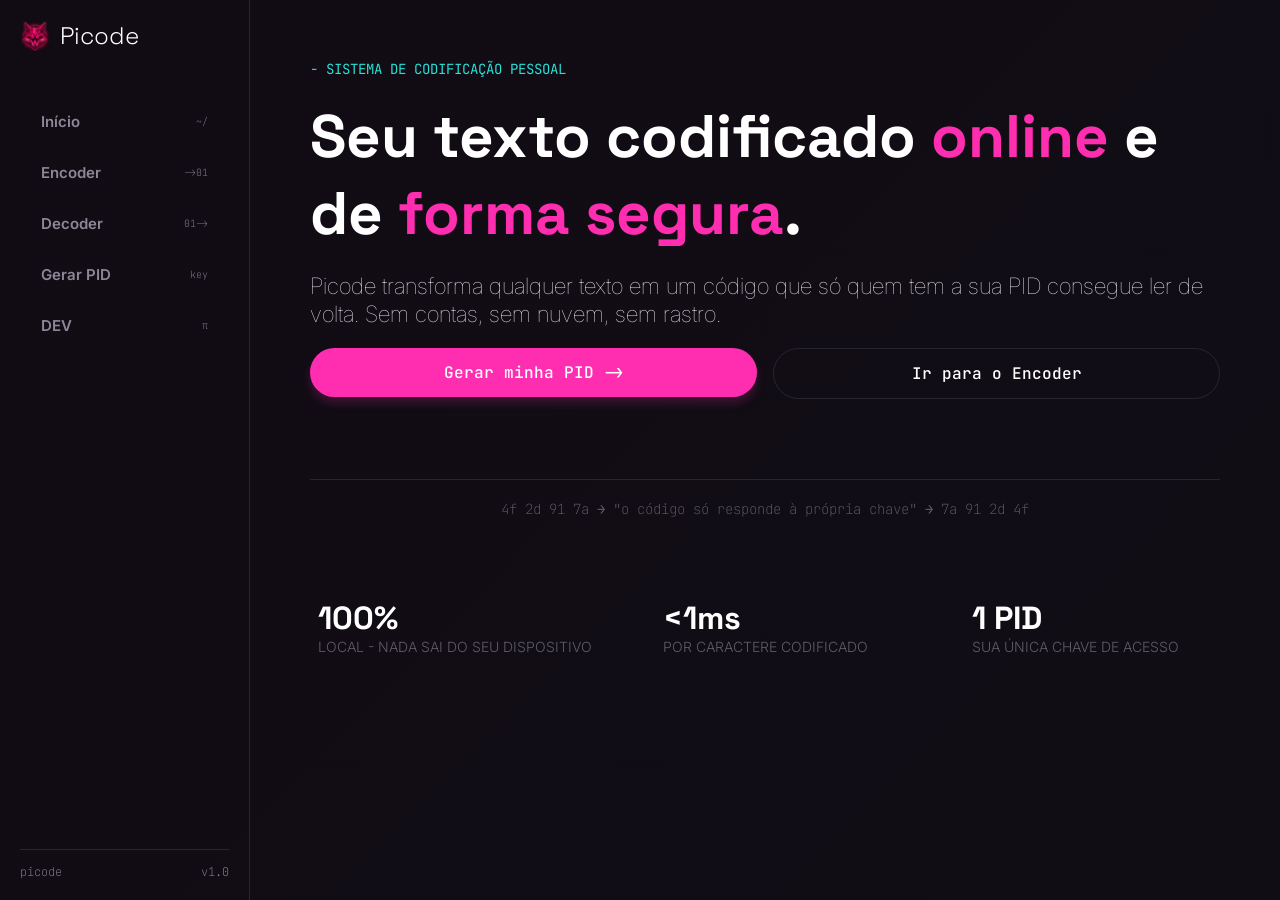
<file: index.html>
<!DOCTYPE html>
<html lang="pt-br">
<head>
    <meta charset="UTF-8">
    <meta name="viewport" content="width=device-width, initial-scale=1.0">
    <title>Picode</title>
    
    <style>
        @view-transition{
            navigation: auto;
        }
    </style>

    <link rel="stylesheet" href="./styles/index.css">

    <!--FAVICON-->
    <link rel="icon" type="image/png" href="./img/icons/favicon.png">

    <!--FONTS-->
    <link rel="preconnect" href="https://fonts.googleapis.com">
    <link rel="preconnect" href="https://fonts.gstatic.com" crossorigin>
    <link href="https://fonts.googleapis.com/css2?family=Space+Grotesk:wght@300..700&display=swap" rel="stylesheet">
    <link rel="preconnect" href="https://fonts.googleapis.com">
    <link rel="preconnect" href="https://fonts.gstatic.com" crossorigin>
    <link href="https://fonts.googleapis.com/css2?family=Inter:ital,opsz,wght@0,14..32,100..900;1,14..32,100..900&display=swap" rel="stylesheet">
    <link rel="preconnect" href="https://fonts.googleapis.com">
    <link rel="preconnect" href="https://fonts.gstatic.com" crossorigin>
    <link href="https://fonts.googleapis.com/css2?family=JetBrains+Mono:ital,wght@0,100..800;1,100..800&display=swap" rel="stylesheet">
</head>
<body>
    <!-- ===== HEADER MOBILE ====== -->
    <header class="header-mobile">
        <nav>
            <div class="header-container">
                <div class="icon-container">
                    <img src="./img/icons/favicon.png" alt="Picode">
                    <h1>Picode</h1>
                </div>
                <img src="./img/icons/menu.png" alt="Menu" id="mobile_button_menu" class="menu-icon closed">
            </div>
            <ul class="mobile-menu closed" id="mobile_menu">
                <a href="index.html">
                    <li>Início</li>
                </a>
                <a href="./pages/encoder.html">
                    <li>Encoder</li>
                </a>
                <a href="./pages/decoder.html">
                    <li>Decoder</li>
                </a>
                <a href="./pages/generate_pid.html">
                    <li>Gerar PID</li>
                </a>
                <a href="./pages/dev.html">
                    <li>Dev</li>
                </a>
            </ul>
        </nav>
    </header>

    <!-- ===== HEADER PC ====== -->
    <header class="header-pc">
        <nav>
            <div class="header-container">
                <div class="icon-container">
                    <img src="./img/icons/favicon.png" alt="Picode">
                    <h1>Picode</h1>
                </div>

                <ul>
                    <a href="index.html">
                        <li class="ul-item">Início</li>
                        <li class="ul-mark">~/</li>
                    </a>
                    <a href="./pages/encoder.html">
                        <li class="ul-item">Encoder</li>
                        <li class="ul-mark">->01</li>
                    </a>
                    <a href="./pages/decoder.html">
                        <li class="ul-item">Decoder</li>
                        <li class="ul-mark">01-></li>
                    </a>
                    <a href="./pages/generate_pid.html">
                        <li class="ul-item">Gerar PID</li>
                        <li class="ul-mark">key</li>
                    </a>
                    <a href="./pages/dev.html">
                        <li class="ul-item">DEV</li>
                        <li class="ul-mark">π</li>
                    </a>
                </ul>
            </div>

            <div class="version-container">
                <p>picode</p>
                <p>v1.0</p>
            </div>
        </nav>
    </header>

    <main id="main">
        <section class="hero">
            <div class="section-header-container">
                <p class="section-label">- SISTEMA DE CODIFICAÇÃO PESSOAL</p>
                
                <h2 class="section-title">Seu texto codificado <span class="highlight">online</span> e de <span class="highlight">forma segura</span>.</h2>

                <p class="section-description">Picode transforma qualquer texto em um código que só quem tem a sua PID consegue ler de volta. Sem contas, sem nuvem, sem rastro.</p>
            </div>

            <div class="buttons-container">
                <a href="./pages/generate_pid.html">
                    <button class="generate-pid">Gerar minha PID -></button>
                </a>
                <a href="./pages/encoder.html">
                    <button class="encoder">Ir para o Encoder</button>
                </a>
            </div>

            <div class="line"></div>

            <p class="sentences">4f 2d 91 7a → "o código só responde à própria chave" → 7a 91 2d 4f</p>

            <div class="info-container">
                <div class="info">
                    <h3>100%</h3>
                    <p>LOCAL - NADA SAI DO SEU DISPOSITIVO</p>
                </div>

                <div class="info">
                    <h3><1ms</h3>
                    <p>POR CARACTERE CODIFICADO</p>
                </div>

                <div class="info">
                    <h3>1 PID</h3>
                    <p>SUA ÚNICA CHAVE DE ACESSO</p>
                </div>
            </div>
        </section>
    </main>

    <script src="script.js"></script>
    <script data-name="BMC-Widget" data-cfasync="false" src="https://cdnjs.buymeacoffee.com/1.0.0/widget.prod.min.js" data-id="pierrysavio" data-description="Support me on Buy me a coffee!" data-message="" data-color="#BD5FFF" data-position="Right" data-x_margin="18" data-y_margin="18"></script>
</body>
</html>
</file>
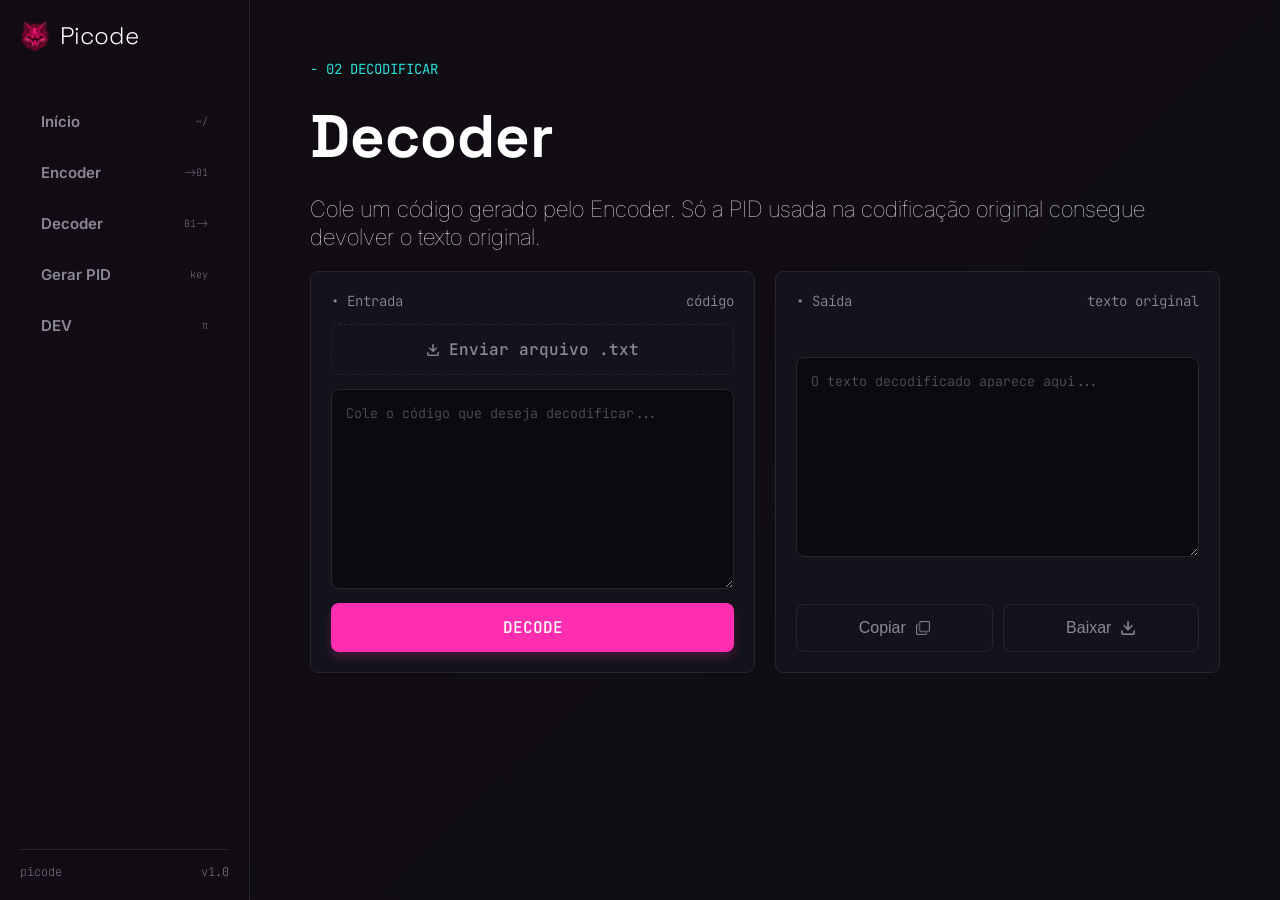
<file: pages/decoder.html>
<!DOCTYPE html>
<html lang="pt-br">
<head>
    <meta charset="UTF-8">
    <meta name="viewport" content="width=device-width, initial-scale=1.0">
    <title>Picode Decoder</title>
    
    <style>
        @view-transition{
            navigation: auto;
        }
    </style>

    <link rel="stylesheet" href="../styles/index.css">

    <!--FAVICON-->
    <link rel="icon" type="image/png" href="../img/icons/favicon.png">

    <!--FONTS-->
    <link rel="preconnect" href="https://fonts.googleapis.com">
    <link rel="preconnect" href="https://fonts.gstatic.com" crossorigin>
    <link href="https://fonts.googleapis.com/css2?family=Space+Grotesk:wght@300..700&display=swap" rel="stylesheet">
    <link rel="preconnect" href="https://fonts.googleapis.com">
    <link rel="preconnect" href="https://fonts.gstatic.com" crossorigin>
    <link href="https://fonts.googleapis.com/css2?family=Inter:ital,opsz,wght@0,14..32,100..900;1,14..32,100..900&display=swap" rel="stylesheet">
    <link rel="preconnect" href="https://fonts.googleapis.com">
    <link rel="preconnect" href="https://fonts.gstatic.com" crossorigin>
    <link href="https://fonts.googleapis.com/css2?family=JetBrains+Mono:ital,wght@0,100..800;1,100..800&display=swap" rel="stylesheet">
</head>
<body>
    <!-- ===== HEADER MOBILE ====== -->
    <header class="header-mobile">
        <nav>
            <div class="header-container">
                <div class="icon-container">
                    <img src="../img/icons/favicon.png" alt="Picode">
                    <h1>Picode</h1>
                </div>
                <img src="../img/icons/menu.png" alt="Menu" id="mobile_button_menu" class="menu-icon closed">
            </div>
            <ul class="mobile-menu closed" id="mobile_menu">
                <a href="../index.html">
                    <li>Início</li>
                </a>
                <a href="./encoder.html">
                    <li>Encoder</li>
                </a>
                <a href="./decoder.html">
                    <li>Decoder</li>
                </a>
                <a href="./generate_pid.html">
                    <li>Gerar PID</li>
                </a>
                <a href="./dev.html">
                    <li>Dev</li>
                </a>
            </ul>
        </nav>
    </header>

    <!-- ===== HEADER PC ====== -->
    <header class="header-pc">
        <nav>
            <div class="header-container">
                <div class="icon-container">
                    <img src="../img/icons/favicon.png" alt="Picode">
                    <h1>Picode</h1>
                </div>

                <ul>
                    <a href="../index.html">
                        <li class="ul-item">Início</li>
                        <li class="ul-mark">~/</li>
                    </a>
                    <a href="./encoder.html">
                        <li class="ul-item">Encoder</li>
                        <li class="ul-mark">->01</li>
                    </a>
                    <a href="./decoder.html">
                        <li class="ul-item">Decoder</li>
                        <li class="ul-mark">01-></li>
                    </a>
                    <a href="./generate_pid.html">
                        <li class="ul-item">Gerar PID</li>
                        <li class="ul-mark">key</li>
                    </a>
                    <a href="./dev.html">
                        <li class="ul-item">DEV</li>
                        <li class="ul-mark">π</li>
                    </a>
                </ul>
            </div>

            <div class="version-container">
                <p>picode</p>
                <p>v1.0</p>
            </div>
        </nav>
    </header>

    <main id="main">
        <section class="decoder">
            <div class="section-header-container">
                <p class="section-label">- 02 DECODIFICAR</p>
                
                <h2 class="section-title">Decoder</h2>

                <p class="section-description">Cole um código gerado pelo Encoder. Só a PID usada na codificação original consegue devolver o texto original.</p>
            </div>

            <div class="decoder-container">
                <div class="input-container">
                    <div class="information-container">
                        <p>• Entrada</p>
                        <p>código</p>
                    </div>
                    
                    <label class="send-file-button" for="decoder_input_file">
                        <img src="../img/icons/download.png" alt="Upload">
                        <label for="decoder_input_file" class="input-file">Enviar arquivo .txt</label>
                        <input type="file" id="decoder_input_file" accept=".txt">
                    </label>

                    <textarea id="decoder_input" class="decoder-input" placeholder="Cole o código que deseja decodificar..."></textarea>

                    <a href="#decode_output">
                        <button class="decode-button" id="decode_button">DECODE</button>
                    </a>
                </div>

                <div class="output-container" id="decode_output">
                    <div class="information-container">
                        <p>• Saída</p>
                        <p>texto original</p>
                    </div>

                    <textarea readonly id="decoder_output" class="decoder-output" placeholder="O texto decodificado aparece aqui..."></textarea>

                    <div class="save-buttons-container">
                        <button class="copy-button" id="decoder_copy_button">
                            Copiar
                            <img src="../img/icons/copy.png" alt="Copiar">
                        </button>

                        <button class="download-button" id="decoder_download_button">
                            Baixar
                            <img src="../img/icons/download.png" alt="Baixar">
                        </button>
                    </div>
                </div>
            </div>

        </section>
    </main>

    <div class="popup-bg closed" id="decoder_popup_bg">
        <div class="popup-container">
            <h2>CRIE SUA PID</h2>
            <p>Crie uma chave PID antes de começar a decodificar</p>

            <div class="buttons-container">
                <a href="generate_pid.html">
                    <button class="generate-pid-button">GERAR PID</button>
                </a>
                <button class="maybe-later-button" id="decoder_maybe_later_button">Talvez depois...</button>
            </div>
        </div>
    </div>

    <script src="../script.js"></script>
    <script data-name="BMC-Widget" data-cfasync="false" src="https://cdnjs.buymeacoffee.com/1.0.0/widget.prod.min.js" data-id="pierrysavio" data-description="Support me on Buy me a coffee!" data-message="" data-color="#BD5FFF" data-position="Right" data-x_margin="18" data-y_margin="18"></script>
</body>
</html>
</file>
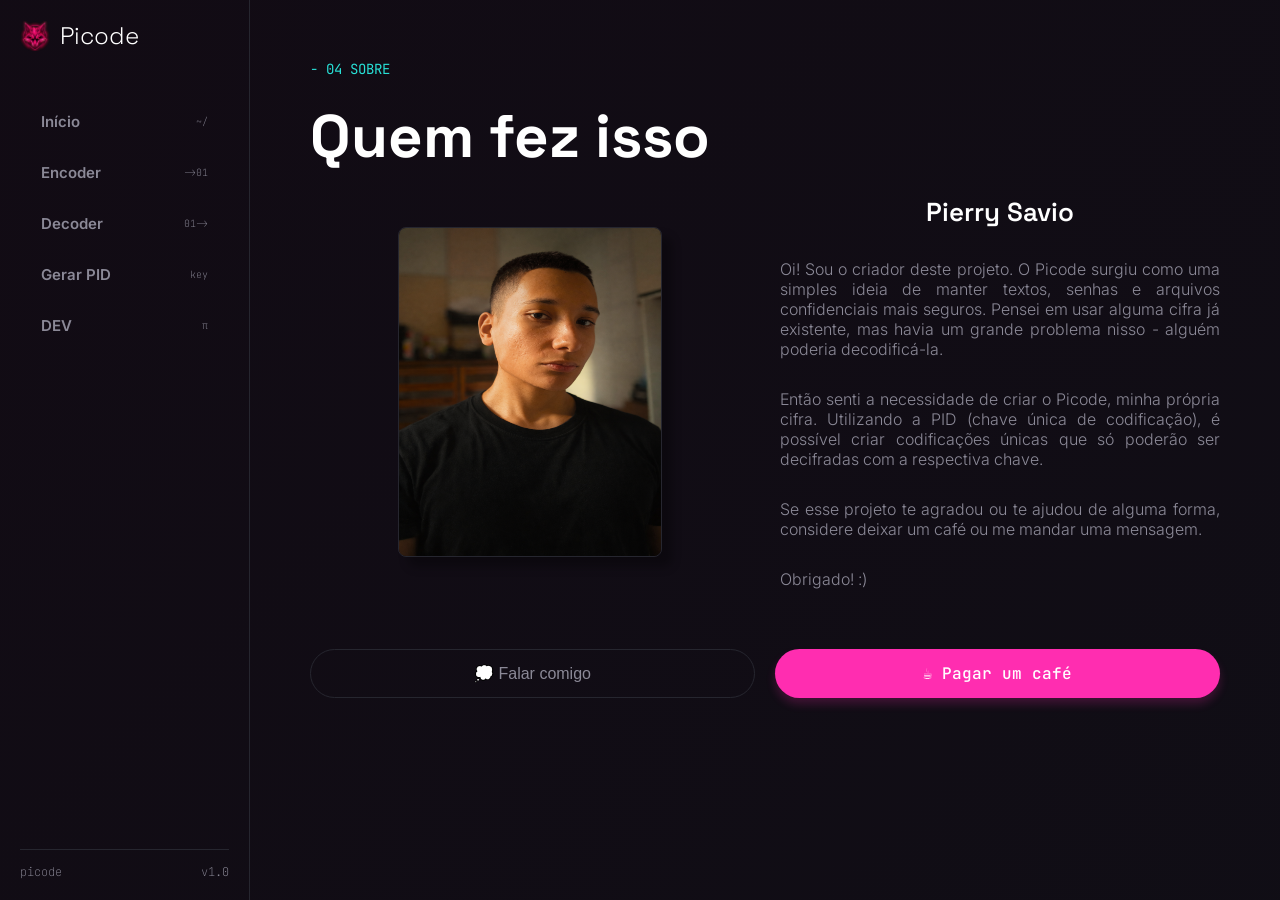
<file: pages/dev.html>
<!DOCTYPE html>
<html lang="pt-br">
<head>
    <meta charset="UTF-8">
    <meta name="viewport" content="width=device-width, initial-scale=1.0">
    <title>Picode DEV</title>
    
    <style>
        @view-transition{
            navigation: auto;
        }
    </style>

    <link rel="stylesheet" href="../styles/index.css">

    <!--FAVICON-->
    <link rel="icon" type="image/png" href="../img/icons/favicon.png">

    <!--FONTS-->
    <link rel="preconnect" href="https://fonts.googleapis.com">
    <link rel="preconnect" href="https://fonts.gstatic.com" crossorigin>
    <link href="https://fonts.googleapis.com/css2?family=Space+Grotesk:wght@300..700&display=swap" rel="stylesheet">
    <link rel="preconnect" href="https://fonts.googleapis.com">
    <link rel="preconnect" href="https://fonts.gstatic.com" crossorigin>
    <link href="https://fonts.googleapis.com/css2?family=Inter:ital,opsz,wght@0,14..32,100..900;1,14..32,100..900&display=swap" rel="stylesheet">
    <link rel="preconnect" href="https://fonts.googleapis.com">
    <link rel="preconnect" href="https://fonts.gstatic.com" crossorigin>
    <link href="https://fonts.googleapis.com/css2?family=JetBrains+Mono:ital,wght@0,100..800;1,100..800&display=swap" rel="stylesheet">
</head>
<body>
    <!-- ===== HEADER MOBILE ====== -->
    <header class="header-mobile">
        <nav>
            <div class="header-container">
                <div class="icon-container">
                    <img src="../img/icons/favicon.png" alt="Picode">
                    <h1>Picode</h1>
                </div>
                <img src="../img/icons/menu.png" alt="Menu" id="mobile_button_menu" class="menu-icon closed">
            </div>
            <ul class="mobile-menu closed" id="mobile_menu">
                <a href="../index.html">
                    <li>Início</li>
                </a>
                <a href="./encoder.html">
                    <li>Encoder</li>
                </a>
                <a href="./decoder.html">
                    <li>Decoder</li>
                </a>
                <a href="./generate_pid.html">
                    <li>Gerar PID</li>
                </a>
                <a href="./dev.html">
                    <li>Dev</li>
                </a>
            </ul>
        </nav>
    </header>

    <!-- ===== HEADER PC ====== -->
    <header class="header-pc">
        <nav>
            <div class="header-container">
                <div class="icon-container">
                    <img src="../img/icons/favicon.png" alt="Picode">
                    <h1>Picode</h1>
                </div>

                <ul>
                    <a href="../index.html">
                        <li class="ul-item">Início</li>
                        <li class="ul-mark">~/</li>
                    </a>
                    <a href="./encoder.html">
                        <li class="ul-item">Encoder</li>
                        <li class="ul-mark">->01</li>
                    </a>
                    <a href="./decoder.html">
                        <li class="ul-item">Decoder</li>
                        <li class="ul-mark">01-></li>
                    </a>
                    <a href="./generate_pid.html">
                        <li class="ul-item">Gerar PID</li>
                        <li class="ul-mark">key</li>
                    </a>
                    <a href="./dev.html">
                        <li class="ul-item">DEV</li>
                        <li class="ul-mark">π</li>
                    </a>
                </ul>
            </div>

            <div class="version-container">
                <p>picode</p>
                <p>v1.0</p>
            </div>
        </nav>
    </header>

    <main id="main">
        <section class="dev">
            <div class="section-header-container">
                <p class="section-label">- 04 SOBRE</p>
                <h2 class="section-title">Quem fez isso</h2>
            </div>

            <div class="dev-container">
                <img src="../img/dev/Pierry.png" alt="Pierry Savio">

                <div class="content-container">
                    <h3>Pierry Savio</h3>
                    <p>Oi! Sou o criador deste projeto. O Picode surgiu como uma simples ideia de manter textos, senhas e arquivos confidenciais
                        mais seguros. Pensei em usar alguma cifra já existente, mas havia um grande problema nisso - alguém poderia decodificá-la.
                    </p>
                    <p>Então senti a necessidade de criar o Picode, minha própria cifra. Utilizando a PID (chave única de codificação), é possível criar codificações únicas que só poderão ser decifradas com a respectiva chave.</p>
                    <p>Se esse projeto te agradou ou te ajudou de alguma forma, considere deixar um café ou me mandar uma mensagem.</p>
                    <p>Obrigado! :)</p>
                </div>
            </div>

            <div class="contact-container">
                <a href="https://wa.me/5511974838207">
                    <button class="talk-with-me-button">💭 Falar comigo</button>
                </a>

                <a href="https://buymeacoffee.com/pierrysavio">
                    <button class="pay-coffee-button">☕ Pagar um café</button>
                </a>
            </div>
        </section>
    </main>

    <script src="../script.js"></script>
    <script data-name="BMC-Widget" data-cfasync="false" src="https://cdnjs.buymeacoffee.com/1.0.0/widget.prod.min.js" data-id="pierrysavio" data-description="Support me on Buy me a coffee!" data-message="" data-color="#BD5FFF" data-position="Right" data-x_margin="18" data-y_margin="18"></script>
</body>
</html>
</file>
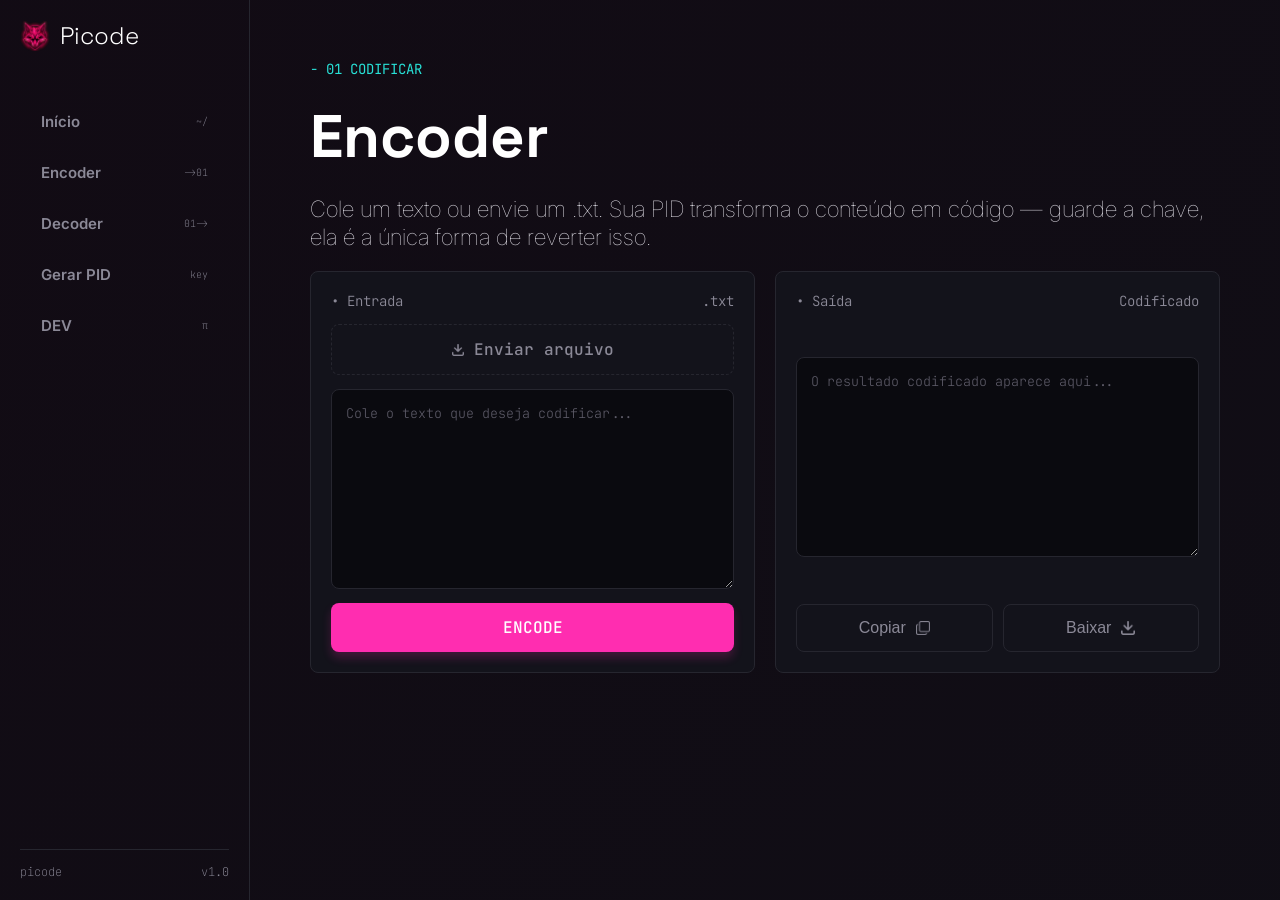
<file: pages/encoder.html>
<!DOCTYPE html>
<html lang="pt-br">
<head>
    <meta charset="UTF-8">
    <meta name="viewport" content="width=device-width, initial-scale=1.0">
    <title>Picode Encoder</title>
    
    <style>
        @view-transition{
            navigation: auto;
        }
    </style>

    <link rel="stylesheet" href="../styles/index.css">

    <!--FAVICON-->
    <link rel="icon" type="image/png" href="../img/icons/favicon.png">

    <!--FONTS-->
    <link rel="preconnect" href="https://fonts.googleapis.com">
    <link rel="preconnect" href="https://fonts.gstatic.com" crossorigin>
    <link href="https://fonts.googleapis.com/css2?family=Space+Grotesk:wght@300..700&display=swap" rel="stylesheet">
    <link rel="preconnect" href="https://fonts.googleapis.com">
    <link rel="preconnect" href="https://fonts.gstatic.com" crossorigin>
    <link href="https://fonts.googleapis.com/css2?family=Inter:ital,opsz,wght@0,14..32,100..900;1,14..32,100..900&display=swap" rel="stylesheet">
    <link rel="preconnect" href="https://fonts.googleapis.com">
    <link rel="preconnect" href="https://fonts.gstatic.com" crossorigin>
    <link href="https://fonts.googleapis.com/css2?family=JetBrains+Mono:ital,wght@0,100..800;1,100..800&display=swap" rel="stylesheet">
</head>
<body>
    <!-- ===== HEADER MOBILE ====== -->
    <header class="header-mobile">
        <nav>
            <div class="header-container">
                <div class="icon-container">
                    <img src="../img/icons/favicon.png" alt="Picode">
                    <h1>Picode</h1>
                </div>
                <img src="../img/icons/menu.png" alt="Menu" id="mobile_button_menu" class="menu-icon closed">
            </div>
            <ul class="mobile-menu closed" id="mobile_menu">
                <a href="../index.html">
                    <li>Início</li>
                </a>
                <a href="./encoder.html">
                    <li>Encoder</li>
                </a>
                <a href="./decoder.html">
                    <li>Decoder</li>
                </a>
                <a href="./generate_pid.html">
                    <li>Gerar PID</li>
                </a>
                <a href="./dev.html">
                    <li>Dev</li>
                </a>
            </ul>
        </nav>
    </header>

    <!-- ===== HEADER PC ====== -->
    <header class="header-pc">
        <nav>
            <div class="header-container">
                <div class="icon-container">
                    <img src="../img/icons/favicon.png" alt="Picode">
                    <h1>Picode</h1>
                </div>

                <ul>
                    <a href="../index.html">
                        <li class="ul-item">Início</li>
                        <li class="ul-mark">~/</li>
                    </a>
                    <a href="./encoder.html">
                        <li class="ul-item">Encoder</li>
                        <li class="ul-mark">->01</li>
                    </a>
                    <a href="./decoder.html">
                        <li class="ul-item">Decoder</li>
                        <li class="ul-mark">01-></li>
                    </a>
                    <a href="./generate_pid.html">
                        <li class="ul-item">Gerar PID</li>
                        <li class="ul-mark">key</li>
                    </a>
                    <a href="./dev.html">
                        <li class="ul-item">DEV</li>
                        <li class="ul-mark">π</li>
                    </a>
                </ul>
            </div>

            <div class="version-container">
                <p>picode</p>
                <p>v1.0</p>
            </div>
        </nav>
    </header>

    <main id="main">
        <section class="encoder">
            <div class="section-header-container">
                <p class="section-label">- 01 CODIFICAR</p>
                
                <h2 class="section-title">Encoder</h2>

                <p class="section-description">Cole um texto ou envie um .txt. Sua PID transforma o conteúdo em código — guarde a chave, ela é a única forma de reverter isso.</p>
            </div>

            <div class="encoder-container">
                <div class="input-container">
                    <div class="information-container">
                        <p>• Entrada</p>
                        <p>.txt</p>
                    </div>
                    
                    <label class="send-file-button" for="encoder_input_file">
                        <img src="../img/icons/download.png" alt="Upload">
                        <label for="encoder_input_file" class="input-file">Enviar arquivo</label>
                        <input type="file" id="encoder_input_file" accept=".txt">
                    </label>

                    <textarea id="encoder_input" class="encoder-input" placeholder="Cole o texto que deseja codificar..."></textarea>

                    <a href="#encode_output">
                        <button class="encode-button" id="encode_button">ENCODE</button>
                    </a>
                </div>

                <div class="output-container" id="encode_output">
                    <div class="information-container">
                        <p>• Saída</p>
                        <p>Codificado</p>
                    </div>

                    <textarea readonly id="encoder_output" class="encoder-output" placeholder="O resultado codificado aparece aqui..."></textarea>

                    <div class="save-buttons-container">
                        <button class="copy-button" id="encoder_copy_button">
                            Copiar
                            <img src="../img/icons/copy.png" alt="Copiar">
                        </button>

                        <button class="download-button" id="encoder_download_button">
                            Baixar
                            <img src="../img/icons/download.png" alt="Baixar">
                        </button>
                    </div>
                </div>
            </div>

        </section>
    </main>

    <div class="popup-bg closed" id="encoder_popup_bg">
        <div class="popup-container">
            <h2>CRIE SUA PID</h2>
            <p>Crie uma chave PID antes de começar a codificar</p>

            <div class="buttons-container">
                <a href="generate_pid.html">
                    <button class="generate-pid-button">GERAR PID</button>
                </a>
                <button class="maybe-later-button" id="encoder_maybe_later_button">Talvez depois...</button>
            </div>
        </div>
    </div>

    <script src="../script.js"></script>
    <script data-name="BMC-Widget" data-cfasync="false" src="https://cdnjs.buymeacoffee.com/1.0.0/widget.prod.min.js" data-id="pierrysavio" data-description="Support me on Buy me a coffee!" data-message="" data-color="#BD5FFF" data-position="Right" data-x_margin="18" data-y_margin="18"></script>
</body>
</html>
</file>
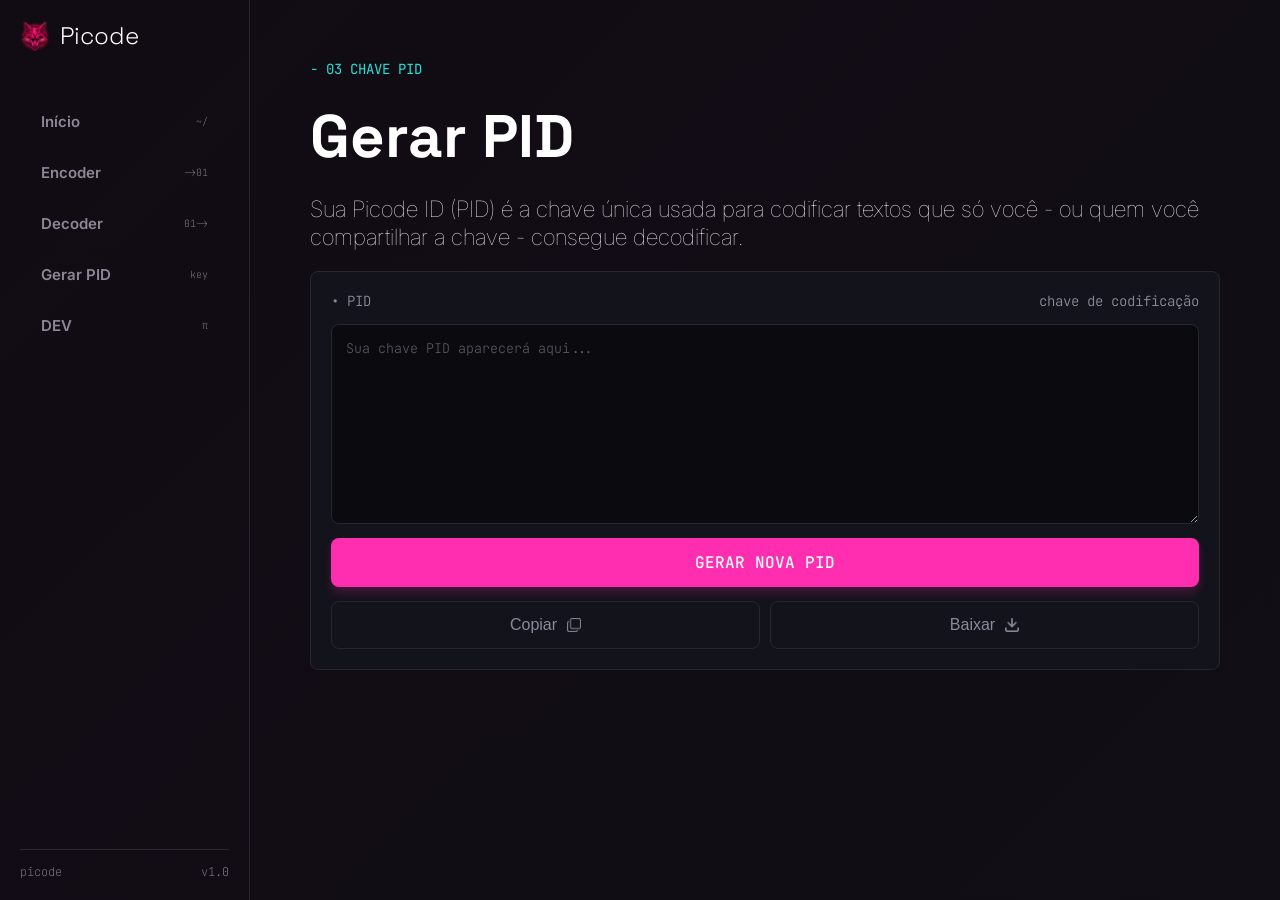
<file: pages/generate_pid.html>
<!DOCTYPE html>
<html lang="pt-br">
<head>
    <meta charset="UTF-8">
    <meta name="viewport" content="width=device-width, initial-scale=1.0">
    <title>Picode PID</title>
    
    <style>
        @view-transition{
            navigation: auto;
        }
    </style>
    
    <link rel="stylesheet" href="../styles/index.css">

    <!--FAVICON-->
    <link rel="icon" type="image/png" href="../img/icons/favicon.png">

    <!--FONTS-->
    <link rel="preconnect" href="https://fonts.googleapis.com">
    <link rel="preconnect" href="https://fonts.gstatic.com" crossorigin>
    <link href="https://fonts.googleapis.com/css2?family=Space+Grotesk:wght@300..700&display=swap" rel="stylesheet">
    <link rel="preconnect" href="https://fonts.googleapis.com">
    <link rel="preconnect" href="https://fonts.gstatic.com" crossorigin>
    <link href="https://fonts.googleapis.com/css2?family=Inter:ital,opsz,wght@0,14..32,100..900;1,14..32,100..900&display=swap" rel="stylesheet">
    <link rel="preconnect" href="https://fonts.googleapis.com">
    <link rel="preconnect" href="https://fonts.gstatic.com" crossorigin>
    <link href="https://fonts.googleapis.com/css2?family=JetBrains+Mono:ital,wght@0,100..800;1,100..800&display=swap" rel="stylesheet">
</head>
<body>
    <!-- ===== HEADER MOBILE ====== -->
    <header class="header-mobile">
        <nav>
            <div class="header-container">
                <div class="icon-container">
                    <img src="../img/icons/favicon.png" alt="Picode">
                    <h1>Picode</h1>
                </div>
                <img src="../img/icons/menu.png" alt="Menu" id="mobile_button_menu" class="menu-icon closed">
            </div>
            <ul class="mobile-menu closed" id="mobile_menu">
                <a href="../index.html">
                    <li>Início</li>
                </a>
                <a href="./encoder.html">
                    <li>Encoder</li>
                </a>
                <a href="./decoder.html">
                    <li>Decoder</li>
                </a>
                <a href="./generate_pid.html">
                    <li>Gerar PID</li>
                </a>
                <a href="./dev.html">
                    <li>Dev</li>
                </a>
            </ul>
        </nav>
    </header>

    <!-- ===== HEADER PC ====== -->
    <header class="header-pc">
        <nav>
            <div class="header-container">
                <div class="icon-container">
                    <img src="../img/icons/favicon.png" alt="Picode">
                    <h1>Picode</h1>
                </div>

                <ul>
                    <a href="../index.html">
                        <li class="ul-item">Início</li>
                        <li class="ul-mark">~/</li>
                    </a>
                    <a href="./encoder.html">
                        <li class="ul-item">Encoder</li>
                        <li class="ul-mark">->01</li>
                    </a>
                    <a href="./decoder.html">
                        <li class="ul-item">Decoder</li>
                        <li class="ul-mark">01-></li>
                    </a>
                    <a href="./generate_pid.html">
                        <li class="ul-item">Gerar PID</li>
                        <li class="ul-mark">key</li>
                    </a>
                    <a href="./dev.html">
                        <li class="ul-item">DEV</li>
                        <li class="ul-mark">π</li>
                    </a>
                </ul>
            </div>

            <div class="version-container">
                <p>picode</p>
                <p>v1.0</p>
            </div>
        </nav>
    </header>

    <main id="main">
        <section class="pid">
            <div class="section-header-container">
                <p class="section-label">- 03 CHAVE PID</p>
                
                <h2 class="section-title">Gerar PID</h2>

                <p class="section-description">Sua Picode ID (PID) é a chave única usada para codificar textos que só você - ou quem você compartilhar a chave - consegue decodificar.</p>
            </div>

            <div class="pid-container">
                <div class="input-container">
                    <div class="information-container">
                        <p>• PID</p>
                        <p>chave de codificação</p>
                    </div>

                    <textarea id="pid_input" class="pid-input" placeholder="Sua chave PID aparecerá aqui..."></textarea>

                    <button class="pid-button" id="pid_button">GERAR NOVA PID</button>

                    <div class="save-buttons-container">
                        <button class="copy-button" id="copy_pid_button">
                            Copiar
                            <img src="../img/icons/copy.png" alt="Copiar">
                        </button>

                        <button class="download-button" id="download_pid_button">
                            Baixar
                            <img src="../img/icons/download.png" alt="Baixar">
                        </button>
                    </div>
                </div>
            </div>
        </section>
    </main>

    <div class="popup-bg closed" id="pid_popup_bg">
        <div class="popup-container">
            <h2>⚠TEM CERTEZA?⚠</h2>
            <p>Você está prestes a substituir sua chave PID, o que pode ocasionar na perda permanente de todas as suas codificações</p>

            <div class="buttons-container">
                <button class="generate-pid-button" id="pid_back_button">VOLTAR</button>
                <button class="maybe-later-button" id="pid_replace_button">SUBSTITUIR</button>
            </div>
        </div>
    </div>

    <script src="../script.js"></script>
    <script data-name="BMC-Widget" data-cfasync="false" src="https://cdnjs.buymeacoffee.com/1.0.0/widget.prod.min.js" data-id="pierrysavio" data-description="Support me on Buy me a coffee!" data-message="" data-color="#BD5FFF" data-position="Right" data-x_margin="18" data-y_margin="18"></script>
</body>
</html>
</file>
<file: styles/index.css>
@charset "UTF-8";
* {
  box-sizing: border-box;
  padding: 0;
  margin: 0;
  -webkit-tap-highlight-color: transparent;
}

html {
  scroll-behavior: smooth;
}

header.header-mobile {
  font-family: "Space Grotesk", sans-serif;
  font-optical-sizing: auto;
  font-weight: 100;
  font-style: normal;
}
header.header-mobile nav div.header-container {
  display: flex;
  justify-content: space-between;
  align-items: center;
  padding: 18px 25px 18px 25px;
  border-bottom: 1px solid #26262f;
  background-color: #0a0a0f;
  position: fixed;
  z-index: 999;
  width: 100%;
}
header.header-mobile nav div.header-container div.icon-container {
  display: flex;
  align-items: center;
  justify-content: center;
  gap: 10px;
}
header.header-mobile nav div.header-container div.icon-container img {
  width: 35px;
  height: 35px;
}
header.header-mobile nav div.header-container div.icon-container h1 {
  color: white;
  font-size: 22px;
}
header.header-mobile nav div.header-container img.menu-icon {
  transform: rotate(90deg);
  width: 25px;
  height: 20px;
  cursor: pointer;
  transition: 0.5s ease;
}
header.header-mobile nav div.header-container img.menu-icon.closed {
  transform: rotate(0deg);
}
header.header-mobile nav ul.mobile-menu {
  position: fixed;
  z-index: 998;
  width: 100%;
  left: 0;
  top: 0;
  transform: translateY(71px);
}
header.header-mobile nav ul.mobile-menu a {
  list-style: none;
  font-style: none;
  text-decoration: none;
}
header.header-mobile nav ul.mobile-menu a li {
  padding: 12px 25px 12px 25px;
  background-color: #1a1a24;
  color: #8b8997;
  border: 1px solid #26262f;
  transition: 0.2s ease;
}
header.header-mobile nav ul.mobile-menu a li:hover {
  color: white;
}
header.header-mobile nav ul.mobile-menu a li:active {
  background-color: #7a1962;
  border: 1px solid rgb(255, 45, 176);
  color: #ff2db0;
}
header.header-mobile nav ul.mobile-menu {
  transition: 0.5s ease;
}
header.header-mobile nav ul.mobile-menu.closed {
  transform: translateY(-159px);
}
@media (min-width: 1200px) {
  header.header-mobile {
    display: none;
  }
}

header.header-pc {
  border-right: 1px solid #26262f;
  width: 250px;
  height: 100vh;
  padding: 20px;
  position: fixed;
  left: 0;
  top: 0;
}
header.header-pc nav {
  display: flex;
  flex-direction: column;
  justify-content: space-between;
  align-items: left;
  height: 100%;
}
header.header-pc nav div.header-container {
  display: flex;
  flex-direction: column;
  justify-content: center;
  align-items: left;
  gap: 40px;
}
header.header-pc nav div.header-container div.icon-container {
  display: flex;
  justify-content: left;
  align-items: center;
  gap: 10px;
}
header.header-pc nav div.header-container div.icon-container img {
  width: 30px;
}
header.header-pc nav div.header-container div.icon-container h1 {
  font-size: 24px;
  color: white;
  font-weight: 500;
  font-family: "Space Grotesk", sans-serif;
  font-optical-sizing: auto;
  font-weight: 100;
  font-style: normal;
}
header.header-pc nav div.header-container ul {
  display: flex;
  flex-direction: column;
  gap: 10px;
  padding: 10px;
}
header.header-pc nav div.header-container ul a {
  display: flex;
  justify-content: space-between;
  align-items: center;
  padding: 10px;
  border-radius: 8px;
  font-family: "Inter", sans-serif;
  font-optical-sizing: auto;
  font-weight: 100;
  font-style: normal;
  list-style: none;
  font-style: none;
  text-decoration: none;
  border: 1px solid transparent;
  transition: 0.3s ease;
}
header.header-pc nav div.header-container ul a li.ul-item {
  color: #8b8997;
  font-size: 15px;
  transition: 0.2s ease;
  font-weight: 600;
}
header.header-pc nav div.header-container ul a li.ul-item:hover {
  color: white;
}
header.header-pc nav div.header-container ul a li.ul-mark {
  font-size: 10px;
  font-family: "JetBrains Mono", monospace;
  font-optical-sizing: auto;
  font-weight: 100;
  font-style: normal;
  color: #8b8997;
}
header.header-pc nav div.header-container ul a:hover {
  background-color: #13131b;
}
header.header-pc nav div.header-container ul a:hover li {
  color: white;
}
header.header-pc nav div.header-container ul a:active {
  background-color: rgba(255, 45, 176, 0.08);
  border: 1px solid #ff2db0;
}
header.header-pc nav div.header-container ul a:active li {
  color: #ff2db0;
}
header.header-pc nav div.version-container {
  display: flex;
  align-items: center;
  justify-content: space-between;
  border-top: 1px solid #26262f;
  padding-top: 14px;
}
header.header-pc nav div.version-container p {
  font-family: "JetBrains Mono", monospace;
  font-optical-sizing: auto;
  font-weight: 100;
  font-style: normal;
  color: #8b8997;
  font-size: 12px;
}
@media (max-width: 1200px) {
  header.header-pc {
    display: none;
  }
}

/*

<header class="header-pc">
    <nav>
        <div class="header-container">
            <div class="icon-container">
                <img src="./img/icons/favicon.png" alt="Picode">
                <h1>Picode</h1>
            </div>

            <ul>
                <a href="index.html">
                    <li>Início</li>
                    <li>~/</li>
                </a>
                <a href="./pages/encoder.html">
                    <li>Encoder</li>
                    <li>->01</li>
                </a>
                <a href="./pages/decoder.html">
                    <li>Decoder</li>
                    <li>01-></li>
                </a>
                <a href="./pages/generate_pid.html">
                    <li>Gerar PID</li>
                    <li>key</li>
                </a>
                <a href="./pages/dev.html">
                    <li>DEV</li>
                    <li>π</li>
                </a>
            </ul>
        </div>

        <div class="version-container">
            <p>picode</p>
            <p>v1.0</p>
        </div>
    </nav>
</header>

*/
section.hero {
  padding: 100px 20px 80px 20px;
}
@media (min-width: 1200px) {
  section.hero {
    padding: 0;
  }
}
section.hero div.section-header-container {
  display: flex;
  flex-direction: column;
  gap: 20px;
  margin-bottom: 20px;
}
section.hero div.section-header-container p.section-label {
  font-family: "JetBrains Mono", monospace;
  font-optical-sizing: auto;
  font-weight: 100;
  font-style: normal;
  color: #28e0d6;
  font-size: 14px;
  font-weight: 400;
}
section.hero div.section-header-container h2.section-title {
  font-family: "Space Grotesk", sans-serif;
  font-optical-sizing: auto;
  font-weight: 100;
  font-style: normal;
  font-size: clamp(30px, 7vw, 60px);
  color: white;
  font-weight: 800;
}
section.hero div.section-header-container p.section-description {
  font-family: "Inter", sans-serif;
  font-optical-sizing: auto;
  font-weight: 100;
  font-style: normal;
  color: #eceaf2;
  line-height: 28px;
  font-size: clamp(16px, 2.5vh, 32px);
}
section.hero {
  display: flex;
  flex-direction: column;
}
section.hero div.buttons-container {
  display: grid;
  grid-template-columns: repeat(1, 1fr);
  gap: 16px;
  margin-bottom: 80px;
}
section.hero div.buttons-container a {
  width: 100%;
}
section.hero div.buttons-container a button {
  cursor: pointer;
  width: 100%;
  border-radius: 50px;
  border: none;
  font-family: "JetBrains Mono", monospace;
  font-optical-sizing: auto;
  font-weight: 100;
  font-style: normal;
  color: white;
  font-weight: 500;
  padding: 14px;
  font-size: 16px;
  transition: 0.2s ease;
}
section.hero div.buttons-container a button.generate-pid {
  cursor: pointer;
  width: 100%;
  border-radius: 50px;
  border: none;
  font-family: "JetBrains Mono", monospace;
  font-optical-sizing: auto;
  font-weight: 100;
  font-style: normal;
  color: white;
  font-weight: 500;
  padding: 14px;
  font-size: 16px;
  transition: 0.2s ease;
  background-color: #ff2db0;
  box-shadow: 0 6px 10px 0 rgba(255, 45, 176, 0.2);
}
section.hero div.buttons-container a button.generate-pid:hover {
  box-shadow: 0 6px 10px 0 rgba(255, 45, 176, 0.6);
  transform: translateY(-2px);
}
section.hero div.buttons-container a button.generate-pid:active {
  box-shadow: 0 6px 10px 0 rgba(255, 45, 176, 0.2);
  transform: translateY(0px);
}
section.hero div.buttons-container a button.encoder {
  background-color: transparent;
  border: 1px solid #26262f;
}
section.hero div.buttons-container a button.encoder:hover {
  border: 1px solid white;
  transform: translateY(-2px);
}
section.hero p.sentences {
  margin-top: 20px;
  color: #5e5c69;
  font-family: "JetBrains Mono", monospace;
  font-optical-sizing: auto;
  font-weight: 100;
  font-style: normal;
  font-size: 14px;
  margin-bottom: 80px;
}
section.hero div.info-container {
  display: grid;
  grid-template-columns: repeat(1, 1fr);
  gap: 20px;
}
section.hero div.info-container div.info h3 {
  color: white;
  font-family: "Space Grotesk", sans-serif;
  font-optical-sizing: auto;
  font-weight: 100;
  font-style: normal;
  font-size: 32px;
  font-weight: 700;
}
section.hero div.info-container div.info p {
  font-family: "Inter", sans-serif;
  font-optical-sizing: auto;
  font-weight: 100;
  font-style: normal;
  color: #5e5c69;
  font-size: 14px;
  font-weight: 300;
}
@media (min-width: 1200px) {
  section.hero div.buttons-container {
    grid-template-columns: repeat(2, 1fr);
  }
  section.hero p.sentences {
    text-align: center;
  }
  section.hero div.info-container {
    grid-template-columns: repeat(3, 1fr);
    place-items: center;
  }
}

section.encoder div.section-header-container {
  display: flex;
  flex-direction: column;
  gap: 20px;
  margin-bottom: 20px;
}
section.encoder div.section-header-container p.section-label {
  font-family: "JetBrains Mono", monospace;
  font-optical-sizing: auto;
  font-weight: 100;
  font-style: normal;
  color: #28e0d6;
  font-size: 14px;
  font-weight: 400;
}
section.encoder div.section-header-container h2.section-title {
  font-family: "Space Grotesk", sans-serif;
  font-optical-sizing: auto;
  font-weight: 100;
  font-style: normal;
  font-size: clamp(30px, 7vw, 60px);
  color: white;
  font-weight: 800;
}
section.encoder div.section-header-container p.section-description {
  font-family: "Inter", sans-serif;
  font-optical-sizing: auto;
  font-weight: 100;
  font-style: normal;
  color: #eceaf2;
  line-height: 28px;
  font-size: clamp(16px, 2.5vh, 32px);
}
section.encoder {
  padding: 100px 20px 80px 20px;
}
@media (min-width: 1200px) {
  section.encoder {
    padding: 0;
  }
}
section.encoder div.encoder-container {
  display: grid;
  grid-template-columns: repeat(1, 1fr);
  gap: 20px;
}
section.encoder div.encoder-container div.input-container, section.encoder div.encoder-container div.output-container {
  background-color: #13131b;
  border: 1px solid #26262f;
  border-radius: 8px;
  padding: 20px;
  display: flex;
  flex-direction: column;
  gap: 14px;
}
section.encoder div.encoder-container div.input-container div.information-container, section.encoder div.encoder-container div.output-container div.information-container {
  display: flex;
  justify-content: space-between;
  font-family: "JetBrains Mono", monospace;
  font-optical-sizing: auto;
  font-weight: 100;
  font-style: normal;
  font-weight: 300;
}
section.encoder div.encoder-container div.input-container div.information-container p, section.encoder div.encoder-container div.output-container div.information-container p {
  color: #8b8997;
  font-size: 14px;
}
section.encoder div.encoder-container div.input-container label.send-file-button, section.encoder div.encoder-container div.output-container label.send-file-button {
  background-color: transparent;
  border: 1px dashed #26262f;
  color: #8b8997;
  display: flex;
  justify-content: center;
  align-items: center;
  gap: 10px;
  padding: 14px;
  font-size: 16px;
  border-radius: 8px;
  cursor: pointer;
  transition: 0.3s ease;
}
section.encoder div.encoder-container div.input-container label.send-file-button label, section.encoder div.encoder-container div.output-container label.send-file-button label {
  font-family: "JetBrains Mono", monospace;
  font-optical-sizing: auto;
  font-weight: 100;
  font-style: normal;
  cursor: pointer;
  font-weight: 500;
}
section.encoder div.encoder-container div.input-container label.send-file-button input, section.encoder div.encoder-container div.output-container label.send-file-button input {
  display: none;
}
section.encoder div.encoder-container div.input-container label.send-file-button img, section.encoder div.encoder-container div.output-container label.send-file-button img {
  width: 12px;
  cursor: pointer;
}
section.encoder div.encoder-container div.input-container label.send-file-button:hover, section.encoder div.encoder-container div.output-container label.send-file-button:hover {
  border: 1px dashed #28e0d6;
}
section.encoder div.encoder-container div.input-container textarea.encoder-input, section.encoder div.encoder-container div.output-container textarea.encoder-input, section.encoder div.encoder-container div.output-container textarea.encoder-output {
  font-family: "JetBrains Mono", monospace;
  font-optical-sizing: auto;
  font-weight: 100;
  font-style: normal;
  background-color: #0a0a0f;
  border: 1px solid #26262f;
  border-radius: 8px;
  padding: 14px;
  height: 200px;
  font-weight: 200;
  color: #eceaf2;
  transition: 0.3s ease;
}
section.encoder div.encoder-container div.input-container textarea.encoder-input:hover, section.encoder div.encoder-container div.output-container textarea.encoder-input:hover, section.encoder div.encoder-container div.output-container textarea.encoder-output:hover {
  border: 1px solid #ff2db0;
}
section.encoder div.encoder-container div.input-container textarea.encoder-input::-moz-placeholder, section.encoder div.encoder-container div.output-container textarea.encoder-input::-moz-placeholder, section.encoder div.encoder-container div.output-container textarea.encoder-output::-moz-placeholder {
  color: #5e5c69;
}
section.encoder div.encoder-container div.input-container textarea.encoder-input::placeholder, section.encoder div.encoder-container div.output-container textarea.encoder-input::placeholder, section.encoder div.encoder-container div.output-container textarea.encoder-output::placeholder {
  color: #5e5c69;
}
section.encoder div.encoder-container div.input-container a, section.encoder div.encoder-container div.output-container a {
  list-style: none;
  font-style: none;
  text-decoration: none;
}
section.encoder div.encoder-container div.input-container a button.encode-button, section.encoder div.encoder-container div.output-container a button.encode-button {
  cursor: pointer;
  width: 100%;
  border-radius: 8px;
  border: none;
  font-family: "JetBrains Mono", monospace;
  font-optical-sizing: auto;
  font-weight: 100;
  font-style: normal;
  color: white;
  font-weight: 500;
  padding: 14px;
  font-size: 16px;
  transition: 0.2s ease;
  background-color: #ff2db0;
  box-shadow: 0 6px 10px 0 rgba(255, 45, 176, 0.2);
}
section.encoder div.encoder-container div.input-container a button.encode-button:hover, section.encoder div.encoder-container div.output-container a button.encode-button:hover {
  box-shadow: 0 6px 10px 0 rgba(255, 45, 176, 0.6);
  transform: translateY(-2px);
}
section.encoder div.encoder-container div.input-container a button.encode-button:active, section.encoder div.encoder-container div.output-container a button.encode-button:active {
  box-shadow: 0 6px 10px 0 rgba(255, 45, 176, 0.2);
  transform: translateY(0px);
}
section.encoder div.encoder-container div.output-container {
  justify-content: space-between;
}
section.encoder div.encoder-container div.output-container div.save-buttons-container {
  display: flex;
  justify-content: center;
  align-items: center;
  gap: 10px;
}
section.encoder div.encoder-container div.output-container div.save-buttons-container button {
  width: 100%;
  display: flex;
  justify-content: center;
  align-items: center;
  gap: 10px;
  padding: 14px;
  font-size: 16px;
  background-color: transparent;
  border: 1px solid #26262f;
  border-radius: 8px;
  color: #8b8997;
  transition: 0.3s ease;
  cursor: pointer;
}
section.encoder div.encoder-container div.output-container div.save-buttons-container button img {
  width: 14px;
}
section.encoder div.encoder-container div.output-container div.save-buttons-container button:hover {
  border: 1px solid white;
}
section.encoder div.encoder-container div.output-container div.save-buttons-container button:active {
  border: 1px solid #26262f;
}
@media (min-width: 1200px) {
  section.encoder div.encoder-container {
    grid-template-columns: repeat(2, 1fr);
    gap: 20px;
  }
}

div.popup-bg {
  opacity: 1;
  pointer-events: auto;
  position: fixed;
  z-index: 999;
  top: 0;
  left: 0;
  height: 100vh;
  width: 100vw;
  background-color: rgba(0, 0, 0, 0.5);
  display: flex;
  justify-content: center;
  align-items: center;
  transition: 0.5s ease;
}
div.popup-bg div.popup-container {
  transform: scale(1);
  width: 90%;
  max-width: 600px;
  background-color: #1a1a24;
  display: flex;
  flex-direction: column;
  justify-content: center;
  align-items: center;
  gap: 20px;
  padding: 30px;
  border-radius: 8px;
  border: 1px solid #26262f;
  box-shadow: 0 0 10px 0 black;
  transition: 0.5s ease;
}
div.popup-bg div.popup-container h2 {
  font-family: "Space Grotesk", sans-serif;
  font-optical-sizing: auto;
  font-weight: 100;
  font-style: normal;
  font-weight: 700;
  color: white;
  font-size: 27px;
}
div.popup-bg div.popup-container p {
  font-family: "Inter", sans-serif;
  font-optical-sizing: auto;
  font-weight: 100;
  font-style: normal;
  color: #8b8997;
  font-weight: 400;
  text-align: center;
  font-size: 16px;
}
div.popup-bg div.popup-container div.buttons-container {
  display: grid;
  grid-template-rows: repeat(2, 1fr);
  gap: 10px;
  width: 100%;
}
div.popup-bg div.popup-container div.buttons-container button.generate-pid-button {
  cursor: pointer;
  width: 100%;
  border-radius: 50px;
  border: none;
  font-family: "JetBrains Mono", monospace;
  font-optical-sizing: auto;
  font-weight: 100;
  font-style: normal;
  color: white;
  font-weight: 500;
  padding: 14px;
  font-size: 16px;
  transition: 0.2s ease;
  background-color: #ff2db0;
  box-shadow: 0 6px 10px 0 rgba(255, 45, 176, 0.2);
}
div.popup-bg div.popup-container div.buttons-container button.generate-pid-button:hover {
  box-shadow: 0 6px 10px 0 rgba(255, 45, 176, 0.6);
  transform: translateY(-2px);
}
div.popup-bg div.popup-container div.buttons-container button.generate-pid-button:active {
  box-shadow: 0 6px 10px 0 rgba(255, 45, 176, 0.2);
  transform: translateY(0px);
}
div.popup-bg div.popup-container div.buttons-container button.maybe-later-button {
  width: 100%;
  padding: 14px;
  font-size: 16px;
  border-radius: 50px;
  background-color: transparent;
  border: 1px solid #26262f;
  color: #8b8997;
  cursor: pointer;
  transition: 0.2s ease;
}
div.popup-bg div.popup-container div.buttons-container button.maybe-later-button:hover {
  border: 1px solid white;
  color: white;
}
div.popup-bg div.popup-container div.buttons-container button.maybe-later-button:active {
  border: 1px solid #26262f;
  color: #8b8997;
}
@media (min-width: 1200px) {
  div.popup-bg div.popup-container h2 {
    font-size: 46px;
  }
}

div.popup-bg.closed {
  opacity: 0;
  pointer-events: none;
}
div.popup-bg.closed div.popup-container {
  transform: scale(0.5);
}

section.decoder div.section-header-container {
  display: flex;
  flex-direction: column;
  gap: 20px;
  margin-bottom: 20px;
}
section.decoder div.section-header-container p.section-label {
  font-family: "JetBrains Mono", monospace;
  font-optical-sizing: auto;
  font-weight: 100;
  font-style: normal;
  color: #28e0d6;
  font-size: 14px;
  font-weight: 400;
}
section.decoder div.section-header-container h2.section-title {
  font-family: "Space Grotesk", sans-serif;
  font-optical-sizing: auto;
  font-weight: 100;
  font-style: normal;
  font-size: clamp(30px, 7vw, 60px);
  color: white;
  font-weight: 800;
}
section.decoder div.section-header-container p.section-description {
  font-family: "Inter", sans-serif;
  font-optical-sizing: auto;
  font-weight: 100;
  font-style: normal;
  color: #eceaf2;
  line-height: 28px;
  font-size: clamp(16px, 2.5vh, 32px);
}
section.decoder {
  padding: 100px 20px 80px 20px;
}
@media (min-width: 1200px) {
  section.decoder {
    padding: 0;
  }
}
section.decoder div.decoder-container {
  display: grid;
  grid-template-columns: repeat(1, 1fr);
  gap: 20px;
}
section.decoder div.decoder-container div.input-container, section.decoder div.decoder-container div.output-container {
  background-color: #13131b;
  border: 1px solid #26262f;
  border-radius: 8px;
  padding: 20px;
  display: flex;
  flex-direction: column;
  gap: 14px;
}
section.decoder div.decoder-container div.input-container div.information-container, section.decoder div.decoder-container div.output-container div.information-container {
  display: flex;
  justify-content: space-between;
  font-family: "JetBrains Mono", monospace;
  font-optical-sizing: auto;
  font-weight: 100;
  font-style: normal;
  font-weight: 300;
}
section.decoder div.decoder-container div.input-container div.information-container p, section.decoder div.decoder-container div.output-container div.information-container p {
  color: #8b8997;
  font-size: 14px;
}
section.decoder div.decoder-container div.input-container label.send-file-button, section.decoder div.decoder-container div.output-container label.send-file-button {
  background-color: transparent;
  border: 1px dashed #26262f;
  color: #8b8997;
  display: flex;
  justify-content: center;
  align-items: center;
  gap: 10px;
  padding: 14px;
  font-size: 16px;
  border-radius: 8px;
  cursor: pointer;
  transition: 0.3s ease;
}
section.decoder div.decoder-container div.input-container label.send-file-button label, section.decoder div.decoder-container div.output-container label.send-file-button label {
  font-family: "JetBrains Mono", monospace;
  font-optical-sizing: auto;
  font-weight: 100;
  font-style: normal;
  cursor: pointer;
  font-weight: 500;
}
section.decoder div.decoder-container div.input-container label.send-file-button input, section.decoder div.decoder-container div.output-container label.send-file-button input {
  display: none;
}
section.decoder div.decoder-container div.input-container label.send-file-button img, section.decoder div.decoder-container div.output-container label.send-file-button img {
  width: 12px;
  cursor: pointer;
}
section.decoder div.decoder-container div.input-container label.send-file-button:hover, section.decoder div.decoder-container div.output-container label.send-file-button:hover {
  border: 1px dashed #28e0d6;
}
section.decoder div.decoder-container div.input-container textarea.decoder-input, section.decoder div.decoder-container div.output-container textarea.decoder-input, section.decoder div.decoder-container div.output-container textarea.decoder-output {
  font-family: "JetBrains Mono", monospace;
  font-optical-sizing: auto;
  font-weight: 100;
  font-style: normal;
  background-color: #0a0a0f;
  border: 1px solid #26262f;
  border-radius: 8px;
  padding: 14px;
  height: 200px;
  font-weight: 200;
  color: #eceaf2;
  transition: 0.3s ease;
}
section.decoder div.decoder-container div.input-container textarea.decoder-input:hover, section.decoder div.decoder-container div.output-container textarea.decoder-input:hover, section.decoder div.decoder-container div.output-container textarea.decoder-output:hover {
  border: 1px solid #ff2db0;
}
section.decoder div.decoder-container div.input-container textarea.decoder-input::-moz-placeholder, section.decoder div.decoder-container div.output-container textarea.decoder-input::-moz-placeholder, section.decoder div.decoder-container div.output-container textarea.decoder-output::-moz-placeholder {
  color: #5e5c69;
}
section.decoder div.decoder-container div.input-container textarea.decoder-input::placeholder, section.decoder div.decoder-container div.output-container textarea.decoder-input::placeholder, section.decoder div.decoder-container div.output-container textarea.decoder-output::placeholder {
  color: #5e5c69;
}
section.decoder div.decoder-container div.input-container a, section.decoder div.decoder-container div.output-container a {
  list-style: none;
  font-style: none;
  text-decoration: none;
}
section.decoder div.decoder-container div.input-container a button.decode-button, section.decoder div.decoder-container div.output-container a button.decode-button {
  cursor: pointer;
  width: 100%;
  border-radius: 8px;
  border: none;
  font-family: "JetBrains Mono", monospace;
  font-optical-sizing: auto;
  font-weight: 100;
  font-style: normal;
  color: white;
  font-weight: 500;
  padding: 14px;
  font-size: 16px;
  transition: 0.2s ease;
  background-color: #ff2db0;
  box-shadow: 0 6px 10px 0 rgba(255, 45, 176, 0.2);
}
section.decoder div.decoder-container div.input-container a button.decode-button:hover, section.decoder div.decoder-container div.output-container a button.decode-button:hover {
  box-shadow: 0 6px 10px 0 rgba(255, 45, 176, 0.6);
  transform: translateY(-2px);
}
section.decoder div.decoder-container div.input-container a button.decode-button:active, section.decoder div.decoder-container div.output-container a button.decode-button:active {
  box-shadow: 0 6px 10px 0 rgba(255, 45, 176, 0.2);
  transform: translateY(0px);
}
section.decoder div.decoder-container div.output-container {
  justify-content: space-between;
}
section.decoder div.decoder-container div.output-container div.save-buttons-container {
  display: flex;
  justify-content: center;
  align-items: center;
  gap: 10px;
}
section.decoder div.decoder-container div.output-container div.save-buttons-container button {
  width: 100%;
  display: flex;
  justify-content: center;
  align-items: center;
  gap: 10px;
  padding: 14px;
  font-size: 16px;
  background-color: transparent;
  border: 1px solid #26262f;
  border-radius: 8px;
  color: #8b8997;
  transition: 0.3s ease;
  cursor: pointer;
}
section.decoder div.decoder-container div.output-container div.save-buttons-container button img {
  width: 14px;
}
section.decoder div.decoder-container div.output-container div.save-buttons-container button:hover {
  border: 1px solid white;
}
section.decoder div.decoder-container div.output-container div.save-buttons-container button:active {
  border: 1px solid #26262f;
}
@media (min-width: 1200px) {
  section.decoder div.decoder-container {
    grid-template-columns: repeat(2, 1fr);
    gap: 20px;
  }
}

div.popup-bg {
  opacity: 1;
  pointer-events: auto;
  position: fixed;
  z-index: 999;
  top: 0;
  left: 0;
  height: 100vh;
  width: 100vw;
  background-color: rgba(0, 0, 0, 0.5);
  display: flex;
  justify-content: center;
  align-items: center;
  transition: 0.5s ease;
}
div.popup-bg div.popup-container {
  transform: scale(1);
  width: 90%;
  max-width: 600px;
  background-color: #1a1a24;
  display: flex;
  flex-direction: column;
  justify-content: center;
  align-items: center;
  gap: 20px;
  padding: 30px;
  border-radius: 8px;
  border: 1px solid #26262f;
  box-shadow: 0 0 10px 0 black;
  transition: 0.5s ease;
}
div.popup-bg div.popup-container h2 {
  font-family: "Space Grotesk", sans-serif;
  font-optical-sizing: auto;
  font-weight: 100;
  font-style: normal;
  font-weight: 700;
  color: white;
  font-size: 27px;
}
div.popup-bg div.popup-container p {
  font-family: "Inter", sans-serif;
  font-optical-sizing: auto;
  font-weight: 100;
  font-style: normal;
  color: #8b8997;
  font-weight: 400;
  text-align: center;
  font-size: 16px;
}
div.popup-bg div.popup-container div.buttons-container {
  display: grid;
  grid-template-rows: repeat(2, 1fr);
  gap: 10px;
  width: 100%;
}
div.popup-bg div.popup-container div.buttons-container button.generate-pid-button {
  cursor: pointer;
  width: 100%;
  border-radius: 50px;
  border: none;
  font-family: "JetBrains Mono", monospace;
  font-optical-sizing: auto;
  font-weight: 100;
  font-style: normal;
  color: white;
  font-weight: 500;
  padding: 14px;
  font-size: 16px;
  transition: 0.2s ease;
  background-color: #ff2db0;
  box-shadow: 0 6px 10px 0 rgba(255, 45, 176, 0.2);
}
div.popup-bg div.popup-container div.buttons-container button.generate-pid-button:hover {
  box-shadow: 0 6px 10px 0 rgba(255, 45, 176, 0.6);
  transform: translateY(-2px);
}
div.popup-bg div.popup-container div.buttons-container button.generate-pid-button:active {
  box-shadow: 0 6px 10px 0 rgba(255, 45, 176, 0.2);
  transform: translateY(0px);
}
div.popup-bg div.popup-container div.buttons-container button.maybe-later-button {
  width: 100%;
  padding: 14px;
  font-size: 16px;
  border-radius: 50px;
  background-color: transparent;
  border: 1px solid #26262f;
  color: #8b8997;
  cursor: pointer;
  transition: 0.2s ease;
}
div.popup-bg div.popup-container div.buttons-container button.maybe-later-button:hover {
  border: 1px solid white;
  color: white;
}
div.popup-bg div.popup-container div.buttons-container button.maybe-later-button:active {
  border: 1px solid #26262f;
  color: #8b8997;
}
@media (min-width: 1200px) {
  div.popup-bg div.popup-container h2 {
    font-size: 46px;
  }
}

div.popup-bg.closed {
  opacity: 0;
  pointer-events: none;
}
div.popup-bg.closed div.popup-container {
  transform: scale(0.5);
}

section.pid div.section-header-container {
  display: flex;
  flex-direction: column;
  gap: 20px;
  margin-bottom: 20px;
}
section.pid div.section-header-container p.section-label {
  font-family: "JetBrains Mono", monospace;
  font-optical-sizing: auto;
  font-weight: 100;
  font-style: normal;
  color: #28e0d6;
  font-size: 14px;
  font-weight: 400;
}
section.pid div.section-header-container h2.section-title {
  font-family: "Space Grotesk", sans-serif;
  font-optical-sizing: auto;
  font-weight: 100;
  font-style: normal;
  font-size: clamp(30px, 7vw, 60px);
  color: white;
  font-weight: 800;
}
section.pid div.section-header-container p.section-description {
  font-family: "Inter", sans-serif;
  font-optical-sizing: auto;
  font-weight: 100;
  font-style: normal;
  color: #eceaf2;
  line-height: 28px;
  font-size: clamp(16px, 2.5vh, 32px);
}
section.pid {
  padding: 100px 20px 80px 20px;
}
@media (min-width: 1200px) {
  section.pid {
    padding: 0;
  }
}
section.pid div.pid-container {
  display: grid;
  grid-template-columns: repeat(1, 1fr);
  gap: 20px;
}
section.pid div.pid-container div.input-container, section.pid div.pid-container section.encoder div.encoder-container div.output-container, section.encoder div.encoder-container section.pid div.pid-container div.output-container, section.pid div.pid-container section.decoder div.decoder-container div.output-container, section.decoder div.decoder-container section.pid div.pid-container div.output-container {
  background-color: #13131b;
  border: 1px solid #26262f;
  border-radius: 8px;
  padding: 20px;
  display: flex;
  flex-direction: column;
  gap: 14px;
}
section.pid div.pid-container div.input-container div.information-container, section.pid div.pid-container section.encoder div.encoder-container div.output-container div.information-container, section.encoder div.encoder-container section.pid div.pid-container div.output-container div.information-container, section.pid div.pid-container section.decoder div.decoder-container div.output-container div.information-container, section.decoder div.decoder-container section.pid div.pid-container div.output-container div.information-container {
  display: flex;
  justify-content: space-between;
  font-family: "JetBrains Mono", monospace;
  font-optical-sizing: auto;
  font-weight: 100;
  font-style: normal;
  font-weight: 300;
}
section.pid div.pid-container div.input-container div.information-container p, section.pid div.pid-container section.encoder div.encoder-container div.output-container div.information-container p, section.encoder div.encoder-container section.pid div.pid-container div.output-container div.information-container p, section.pid div.pid-container section.decoder div.decoder-container div.output-container div.information-container p, section.decoder div.decoder-container section.pid div.pid-container div.output-container div.information-container p {
  color: #8b8997;
  font-size: 14px;
}
section.pid div.pid-container div.input-container textarea.pid-input, section.pid div.pid-container section.encoder div.encoder-container div.output-container textarea.pid-input, section.encoder div.encoder-container section.pid div.pid-container div.output-container textarea.pid-input, section.pid div.pid-container section.decoder div.decoder-container div.output-container textarea.pid-input, section.decoder div.decoder-container section.pid div.pid-container div.output-container textarea.pid-input {
  font-family: "JetBrains Mono", monospace;
  font-optical-sizing: auto;
  font-weight: 100;
  font-style: normal;
  background-color: #0a0a0f;
  border: 1px solid #26262f;
  border-radius: 8px;
  padding: 14px;
  height: 200px;
  font-weight: 200;
  color: #eceaf2;
  transition: 0.3s ease;
}
section.pid div.pid-container div.input-container textarea.pid-input:hover, section.pid div.pid-container section.encoder div.encoder-container div.output-container textarea.pid-input:hover, section.encoder div.encoder-container section.pid div.pid-container div.output-container textarea.pid-input:hover, section.pid div.pid-container section.decoder div.decoder-container div.output-container textarea.pid-input:hover, section.decoder div.decoder-container section.pid div.pid-container div.output-container textarea.pid-input:hover {
  border: 1px solid #ff2db0;
}
section.pid div.pid-container div.input-container textarea.pid-input::-moz-placeholder, section.pid div.pid-container section.encoder div.encoder-container div.output-container textarea.pid-input::-moz-placeholder, section.encoder div.encoder-container section.pid div.pid-container div.output-container textarea.pid-input::-moz-placeholder, section.pid div.pid-container section.decoder div.decoder-container div.output-container textarea.pid-input::-moz-placeholder, section.decoder div.decoder-container section.pid div.pid-container div.output-container textarea.pid-input::-moz-placeholder {
  color: #5e5c69;
}
section.pid div.pid-container div.input-container textarea.pid-input::placeholder, section.pid div.pid-container section.encoder div.encoder-container div.output-container textarea.pid-input::placeholder, section.encoder div.encoder-container section.pid div.pid-container div.output-container textarea.pid-input::placeholder, section.pid div.pid-container section.decoder div.decoder-container div.output-container textarea.pid-input::placeholder, section.decoder div.decoder-container section.pid div.pid-container div.output-container textarea.pid-input::placeholder {
  color: #5e5c69;
}
section.pid div.pid-container div.input-container button.pid-button, section.pid div.pid-container section.encoder div.encoder-container div.output-container button.pid-button, section.encoder div.encoder-container section.pid div.pid-container div.output-container button.pid-button, section.pid div.pid-container section.decoder div.decoder-container div.output-container button.pid-button, section.decoder div.decoder-container section.pid div.pid-container div.output-container button.pid-button {
  cursor: pointer;
  width: 100%;
  border-radius: 8px;
  border: none;
  font-family: "JetBrains Mono", monospace;
  font-optical-sizing: auto;
  font-weight: 100;
  font-style: normal;
  color: white;
  font-weight: 500;
  padding: 14px;
  font-size: 16px;
  transition: 0.2s ease;
  background-color: #ff2db0;
  box-shadow: 0 6px 10px 0 rgba(255, 45, 176, 0.2);
}
section.pid div.pid-container div.input-container button.pid-button:hover, section.pid div.pid-container section.encoder div.encoder-container div.output-container button.pid-button:hover, section.encoder div.encoder-container section.pid div.pid-container div.output-container button.pid-button:hover, section.pid div.pid-container section.decoder div.decoder-container div.output-container button.pid-button:hover, section.decoder div.decoder-container section.pid div.pid-container div.output-container button.pid-button:hover {
  box-shadow: 0 6px 10px 0 rgba(255, 45, 176, 0.6);
  transform: translateY(-2px);
}
section.pid div.pid-container div.input-container button.pid-button:active, section.pid div.pid-container section.encoder div.encoder-container div.output-container button.pid-button:active, section.encoder div.encoder-container section.pid div.pid-container div.output-container button.pid-button:active, section.pid div.pid-container section.decoder div.decoder-container div.output-container button.pid-button:active, section.decoder div.decoder-container section.pid div.pid-container div.output-container button.pid-button:active {
  box-shadow: 0 6px 10px 0 rgba(255, 45, 176, 0.2);
  transform: translateY(0px);
}
section.pid div.pid-container div.save-buttons-container {
  display: flex;
  justify-content: center;
  align-items: center;
  gap: 10px;
}
section.pid div.pid-container div.save-buttons-container button {
  width: 100%;
  display: flex;
  justify-content: center;
  align-items: center;
  gap: 10px;
  padding: 14px;
  font-size: 16px;
  background-color: transparent;
  border: 1px solid #26262f;
  border-radius: 8px;
  color: #8b8997;
  transition: 0.3s ease;
  cursor: pointer;
}
section.pid div.pid-container div.save-buttons-container button img {
  width: 14px;
}
section.pid div.pid-container div.save-buttons-container button:hover {
  border: 1px solid white;
}
section.pid div.pid-container div.save-buttons-container button:active {
  border: 1px solid #26262f;
}

div.popup-bg {
  opacity: 1;
  pointer-events: auto;
  position: fixed;
  z-index: 999;
  top: 0;
  left: 0;
  height: 100vh;
  width: 100vw;
  background-color: rgba(0, 0, 0, 0.5);
  display: flex;
  justify-content: center;
  align-items: center;
  transition: 0.5s ease;
}
div.popup-bg div.popup-container {
  transform: scale(1);
  width: 90%;
  max-width: 600px;
  background-color: #1a1a24;
  display: flex;
  flex-direction: column;
  justify-content: center;
  align-items: center;
  gap: 20px;
  padding: 30px;
  border-radius: 8px;
  border: 1px solid #26262f;
  box-shadow: 0 0 10px 0 black;
  transition: 0.5s ease;
}
div.popup-bg div.popup-container h2 {
  font-family: "Space Grotesk", sans-serif;
  font-optical-sizing: auto;
  font-weight: 100;
  font-style: normal;
  font-weight: 700;
  color: white;
  font-size: 27px;
}
div.popup-bg div.popup-container p {
  font-family: "Inter", sans-serif;
  font-optical-sizing: auto;
  font-weight: 100;
  font-style: normal;
  color: #8b8997;
  font-weight: 400;
  text-align: center;
  font-size: 16px;
}
div.popup-bg div.popup-container div.buttons-container {
  display: grid;
  grid-template-rows: repeat(2, 1fr);
  gap: 10px;
  width: 100%;
}
div.popup-bg div.popup-container div.buttons-container button.generate-pid-button {
  cursor: pointer;
  width: 100%;
  border-radius: 50px;
  border: none;
  font-family: "JetBrains Mono", monospace;
  font-optical-sizing: auto;
  font-weight: 100;
  font-style: normal;
  color: white;
  font-weight: 500;
  padding: 14px;
  font-size: 16px;
  transition: 0.2s ease;
  background-color: #ff2db0;
  box-shadow: 0 6px 10px 0 rgba(255, 45, 176, 0.2);
}
div.popup-bg div.popup-container div.buttons-container button.generate-pid-button:hover {
  box-shadow: 0 6px 10px 0 rgba(255, 45, 176, 0.6);
  transform: translateY(-2px);
}
div.popup-bg div.popup-container div.buttons-container button.generate-pid-button:active {
  box-shadow: 0 6px 10px 0 rgba(255, 45, 176, 0.2);
  transform: translateY(0px);
}
div.popup-bg div.popup-container div.buttons-container button.maybe-later-button {
  width: 100%;
  padding: 14px;
  font-size: 16px;
  border-radius: 50px;
  background-color: transparent;
  border: 1px solid #26262f;
  color: #8b8997;
  cursor: pointer;
  transition: 0.2s ease;
}
div.popup-bg div.popup-container div.buttons-container button.maybe-later-button:hover {
  border: 1px solid white;
  color: white;
}
div.popup-bg div.popup-container div.buttons-container button.maybe-later-button:active {
  border: 1px solid #26262f;
  color: #8b8997;
}
@media (min-width: 1200px) {
  div.popup-bg div.popup-container h2 {
    font-size: 46px;
  }
}

div.popup-bg.closed {
  opacity: 0;
  pointer-events: none;
}
div.popup-bg.closed div.popup-container {
  transform: scale(0.5);
}

section.dev div.section-header-container {
  display: flex;
  flex-direction: column;
  gap: 20px;
  margin-bottom: 20px;
}
section.dev div.section-header-container p.section-label {
  font-family: "JetBrains Mono", monospace;
  font-optical-sizing: auto;
  font-weight: 100;
  font-style: normal;
  color: #28e0d6;
  font-size: 14px;
  font-weight: 400;
}
section.dev div.section-header-container h2.section-title {
  font-family: "Space Grotesk", sans-serif;
  font-optical-sizing: auto;
  font-weight: 100;
  font-style: normal;
  font-size: clamp(30px, 7vw, 60px);
  color: white;
  font-weight: 800;
}
section.dev div.section-header-container p.section-description {
  font-family: "Inter", sans-serif;
  font-optical-sizing: auto;
  font-weight: 100;
  font-style: normal;
  color: #eceaf2;
  line-height: 28px;
  font-size: clamp(16px, 2.5vh, 32px);
}
section.dev {
  padding: 100px 20px 80px 20px;
}
@media (min-width: 1200px) {
  section.dev {
    padding: 0;
  }
}
section.dev div.dev-container {
  display: grid;
  grid-template-columns: repeat(1, 1fr);
  gap: 30px;
  margin-bottom: 30px;
}
section.dev div.dev-container img {
  width: 100%;
  aspect-ratio: 0.8/1;
  border-radius: 8px;
  border: 1px solid #26262f;
  box-shadow: 10px 10px 10px 0 rgba(0, 0, 0, 0.3);
}
section.dev div.dev-container div.content-container {
  display: flex;
  flex-direction: column;
  justify-content: space-between;
  gap: 30px;
}
section.dev div.dev-container div.content-container h3 {
  font-family: "Space Grotesk", sans-serif;
  font-optical-sizing: auto;
  font-weight: 100;
  font-style: normal;
  color: white;
  font-size: 26px;
  font-weight: 600;
  text-align: center;
}
section.dev div.dev-container div.content-container p {
  font-family: "Inter", sans-serif;
  font-optical-sizing: auto;
  font-weight: 100;
  font-style: normal;
  font-weight: 300;
  color: #8b8997;
  text-align: justify;
}
section.dev div.contact-container {
  display: grid;
  grid-template-columns: repeat(1, 1fr);
  gap: 20px;
}
section.dev div.contact-container a {
  list-style: none;
  font-style: none;
  text-decoration: none;
}
section.dev div.contact-container a button.talk-with-me-button {
  width: 100%;
  display: flex;
  justify-content: center;
  align-items: center;
  gap: 10px;
  padding: 14px;
  font-size: 16px;
  background-color: transparent;
  border: 1px solid #26262f;
  border-radius: 50px;
  color: #8b8997;
  transition: 0.3s ease;
  cursor: pointer;
}
section.dev div.contact-container a button.talk-with-me-button img {
  width: 14px;
}
section.dev div.contact-container a button.talk-with-me-button:hover {
  border: 1px solid white;
}
section.dev div.contact-container a button.talk-with-me-button:active {
  border: 1px solid #26262f;
}
section.dev div.contact-container a button.pay-coffee-button {
  cursor: pointer;
  width: 100%;
  border-radius: 50px;
  border: none;
  font-family: "JetBrains Mono", monospace;
  font-optical-sizing: auto;
  font-weight: 100;
  font-style: normal;
  color: white;
  font-weight: 500;
  padding: 14px;
  font-size: 16px;
  transition: 0.2s ease;
  background-color: #ff2db0;
  box-shadow: 0 6px 10px 0 rgba(255, 45, 176, 0.2);
}
section.dev div.contact-container a button.pay-coffee-button:hover {
  box-shadow: 0 6px 10px 0 rgba(255, 45, 176, 0.6);
  transform: translateY(-2px);
}
section.dev div.contact-container a button.pay-coffee-button:active {
  box-shadow: 0 6px 10px 0 rgba(255, 45, 176, 0.2);
  transform: translateY(0px);
}
@media (min-width: 1200px) {
  section.dev div.dev-container img {
    width: 60%;
    align-self: center;
    justify-self: center;
  }
  section.dev div.dev-container {
    grid-template-columns: repeat(2, 1fr);
    margin-bottom: 60px;
  }
  section.dev div.contact-container {
    grid-template-columns: repeat(2, 1fr);
  }
}

/*

<div class="dev-container">
    <img src="../img/dev/Pierry.png" alt="Pierry Savio">

    <div class="content-container">
        <h3>Pierry Savio</h3>
        <p>Oi! Sou o criador deste projeto. O Picode surgiu como uma simples ideia de manter textos, senhas e arquivos confidenciais
            mais seguros. Pensei em usar alguma cifra já existente, mas havia um grande problema nisso - alguém poderia decodificá-la.
            Então senti a necessidade de criar o Picode, minha própria cifra. Utilizando a PID (chave única de codificação), é possível
            criar codificações únicas que só poderão ser decifradas com a respectiva chave.
            <br>
            Se esse projeto te agradou ou te ajudou de alguma forma, considere deixar um café ou me mandar uma mensagem.
            <br>
            Obrigado!
        </p>

        <div class="contact-container">
            <button class="talk-with-me-button">Falar comigo</button>
            <button class="pay-coffee-button">☕ Pagar um café</button>
        </div>
    </div>
</div>

*/
div.line {
  background-color: transparent;
  border-bottom: 1px solid #26262f;
  width: 100%;
  height: 0;
}

span.highlight {
  color: #ff2db0;
  animation: colorAnimation 5s linear infinite;
}

@keyframes colorAnimation {
  0% {
    filter: hue-rotate(300deg);
  }
  50% {
    filter: hue-rotate(360deg);
  }
  100% {
    filter: hue-rotate(300deg);
  }
}
body {
  padding-left: 0;
  background-color: #0a0a0f;
  background-image: linear-gradient(135deg, rgba(255, 45, 176, 0.03), rgba(40, 224, 214, 0.05));
  background-size: 400% 400%;
  min-height: 100vh;
  height: -moz-fit-content;
  height: fit-content;
}
@media (min-width: 1200px) {
  body {
    padding: 60px 60px 60px 310px;
  }
}

@keyframes gradientWave {
  0% {
    background-position: 0% 50%;
  }
  50% {
    background-position: 100% 50%;
  }
  100% {
    background-position: 0% 50%;
  }
}/*# sourceMappingURL=index.css.map */
</file>
